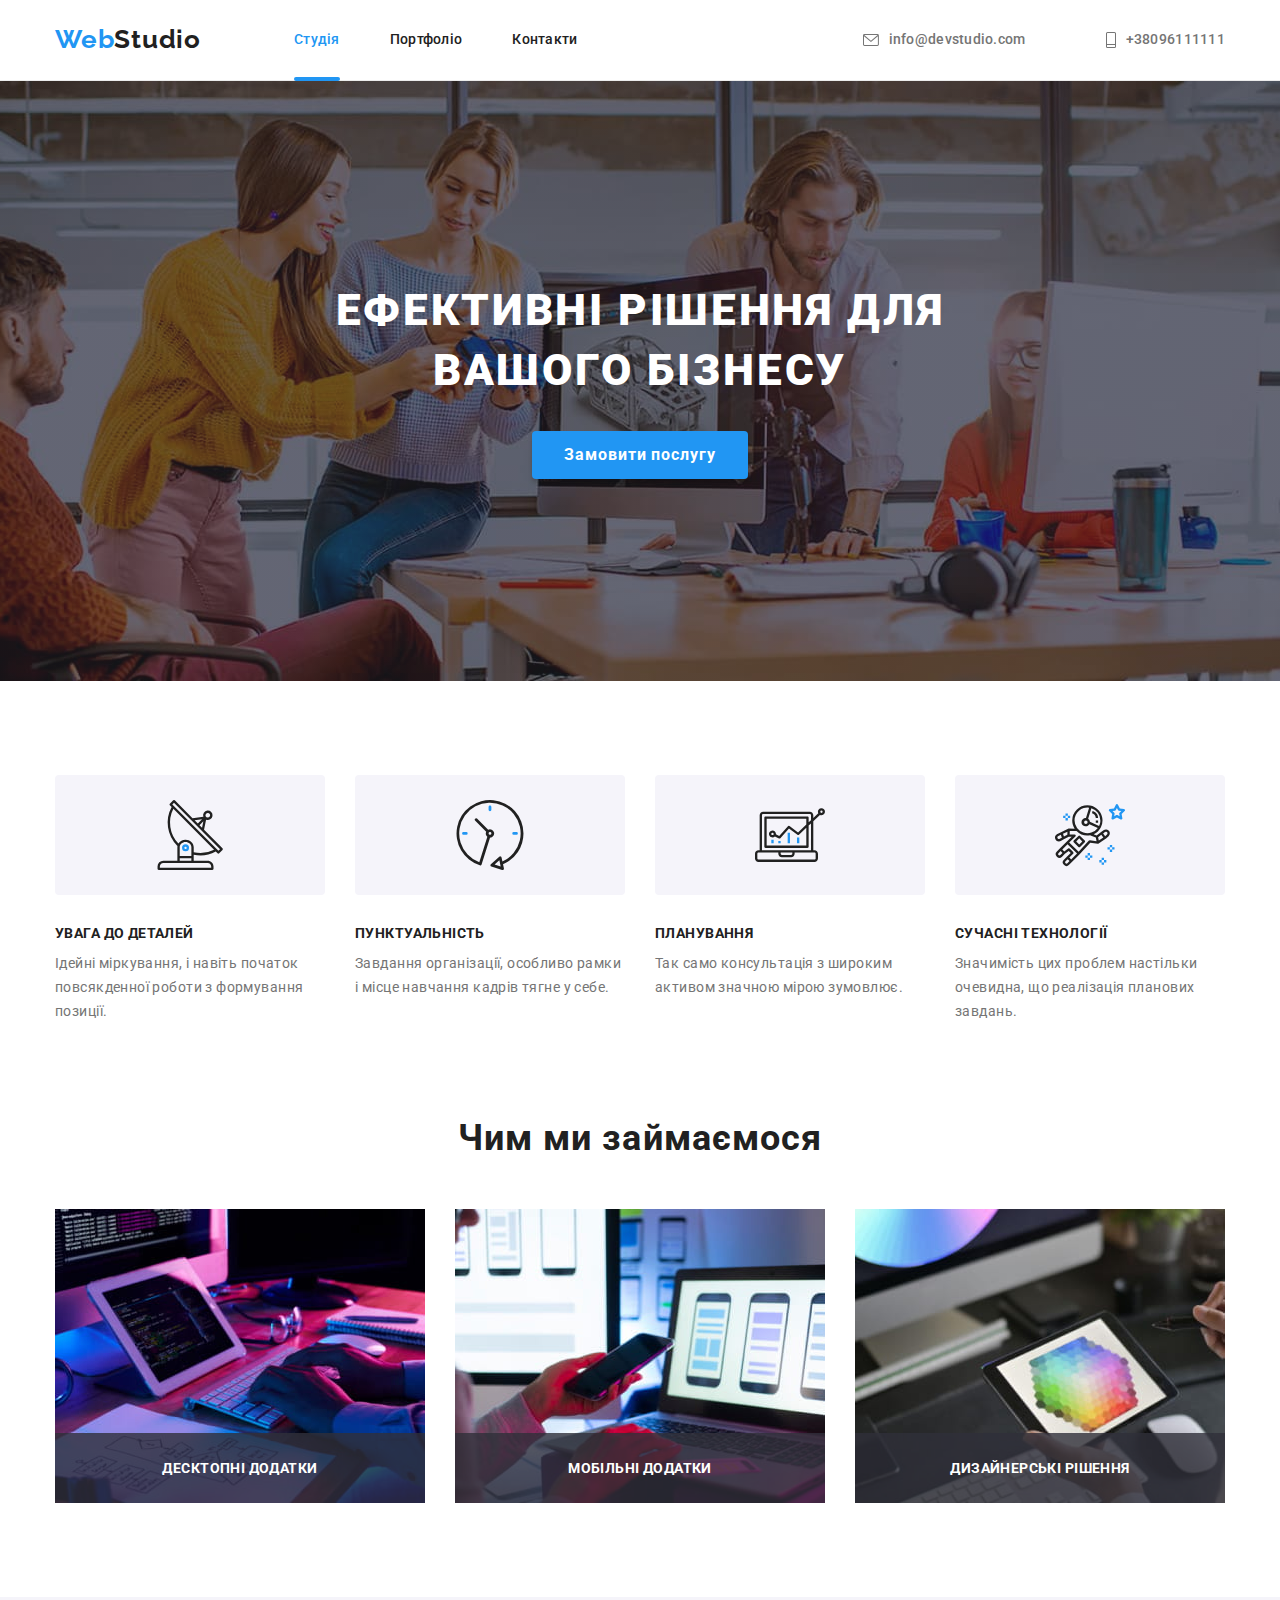
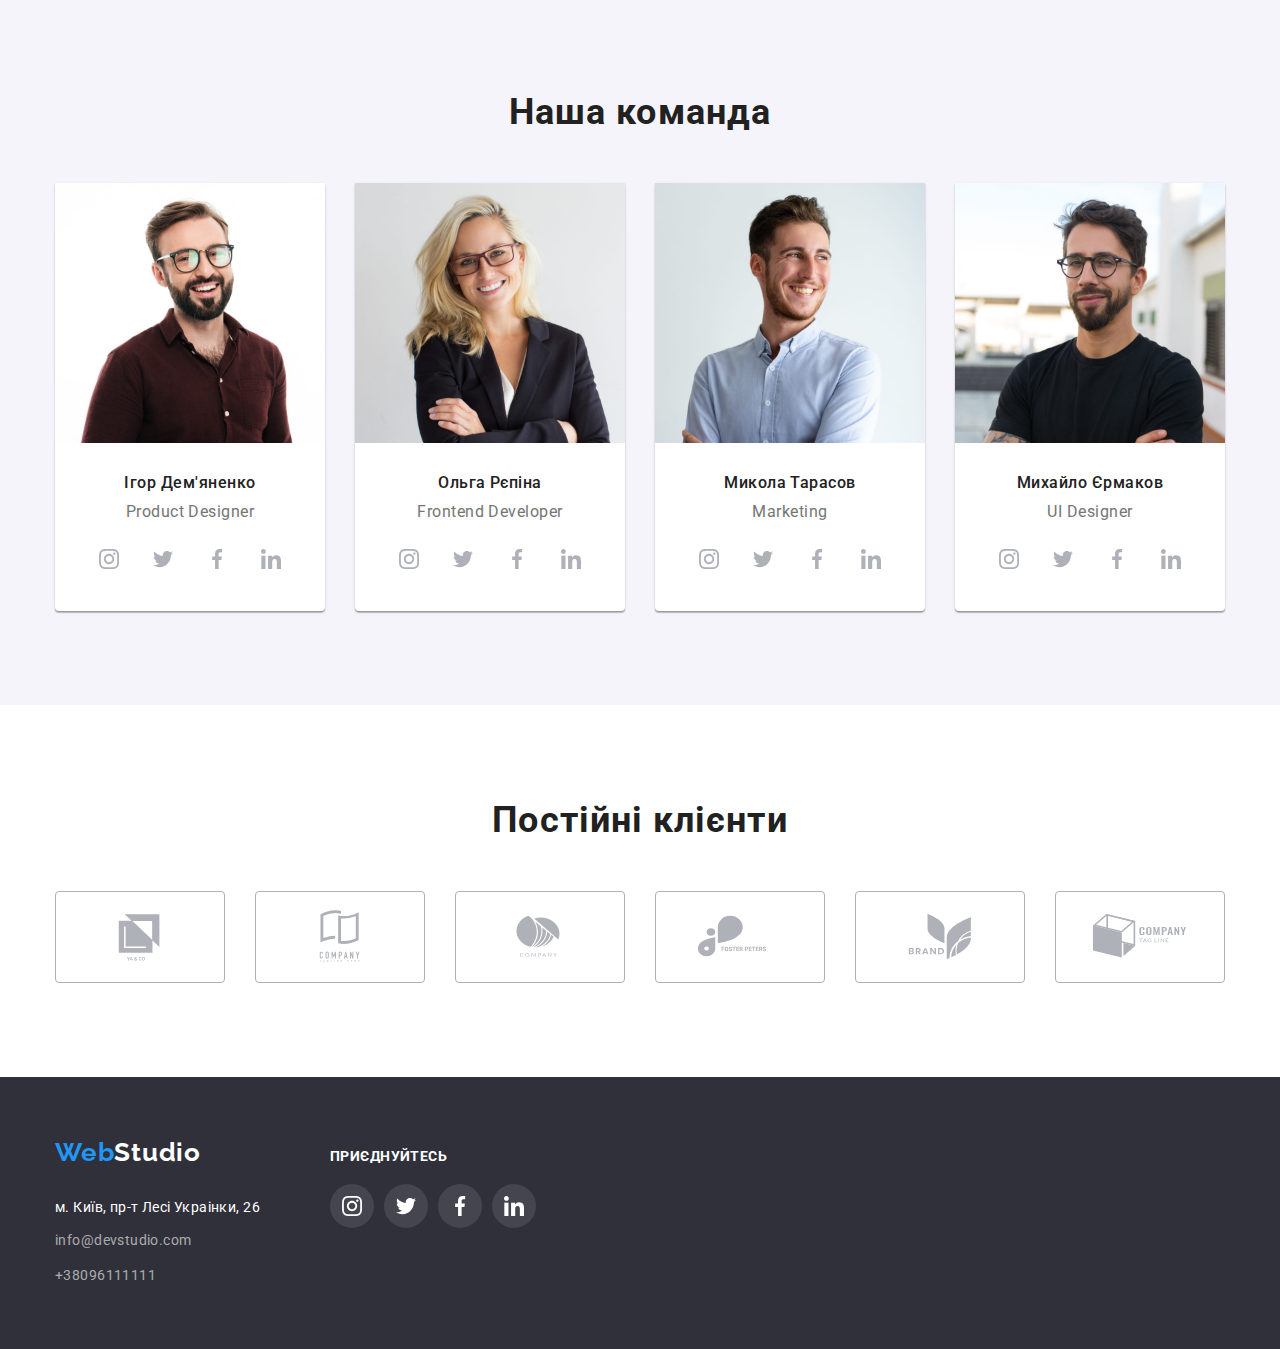
<file: index.html>
<!DOCTYPE html>
<html lang="uk">
<head>
    <meta charset="UTF-8">
    <meta http-equiv="X-UA-Compatible" content="IE=edge">
    <link rel="preconnect" href="https://fonts.googleapis.com">
    <link rel="preconnect" href="https://fonts.gstatic.com" crossorigin>
    <link href="https://fonts.googleapis.com/css2?family=Raleway:wght@700&family=Roboto:wght@400;500;700;900&display=swap" rel="stylesheet">
                
                <link rel="stylesheet" href="modern-normalize/modern-normalize.css">
                <link rel="stylesheet" href="css/style.css">
    <meta name="viewport" content="width=device-width, initial-scale=1.0">

    <title>Студія</title>
</head>
<body>
    
    
      <!--header2-->
      
      <header class="header_container_portfolio">
       
            <div class="container">
        <nav class="about_nav" >
            <a class="logo_link" href="./index.html"><span class="logo-header">Web</span>Studio</a>
            <ul class="index_ul">
                <li class="about_navigation"> <a  class="navigation current"  href="./index.html"> Студія</a> </li> 
                <li class="about_navigation"> <a  class="navigation"  href="./portfolio.html"> Портфоліо</a>  </li>
                <li class="about_navigation"> <a class="navigation" href="#"> Контакти</a> </li>
            </ul>
                </nav>
    
                <ul class="index_ull">

                    <li class="nav_contacts"><a href="mailto:info@devstudio.com" lang="en"  class="nav_mail_tel">
                        <svg class="icon_nav" >
                            <use href="./images/icons/symbol-defs.svg#icon-envelope"></use>
                        </svg>

                        
                        info@devstudio.com</a> </li>
                    <li class="nav_contacts"> <a href="tel:+380961111111" class=" nav_mail_tel">
                        <svg class="icon_nav_tel" >
                            <use href="./images/icons/symbol-defs.svg#icon-Vector"></use>
                        </svg>

                        
                        +38096111111</a></li>

                    

                    
                </ul>
            </div>
        </header>
   



    
<main>
    
    <!--Банер та кнопка-->
   
    <section class="bg">
        <div class="container_bg">
        <h1 class="index_bisnes">Ефективні рішення для вашого бізнесу</h1>
        <button class="index_btn" type="button"  data-modal-open>Замовити послугу</button>
        </div>
    </section>

    <!-- Опис-->
    
    <section class="index_about_hav">
        <div class="container">
        <h2 class="visually-hidden">Наші особливості</h2>
        <ul class="index_abour_uss">
            <li class="index_about_us_li">

                <div class="background-icon">
                <svg width="70px"
                height="70px" >
                
                    <use   href="./images/antena/symbol-defs.svg#icon-Group" >

                    </use>

                </svg>
            </div>
                <h3 class="index_details">Увага до деталей</h3>
                <p class="index_description">Ідейні міркування, і навіть початок повсякденної роботи з формування позиції.</p>

               

            </li>

           

            <li class="index_about_us_li" >
                <div class="background-icon">
                    <svg width="70px"
                    height="70px" >
                        
                        <use   href="./images/antena/symbol-defs.svg#icon-clock-1"   >
    
                        </use>
    
                    </svg>
                </div>
                <h3 class="index_details">Пунктуальність</h3>
                <p class="index_description">Завдання організації, особливо рамки і місце навчання кадрів тягне у себе.</p>
            </li>
            <li>
            

                <div class="background-icon">
                    <svg  width="70px"
                    height="70px">
                        
                        <use   href="./images/antena/symbol-defs.svg#icon-diagram-1"   >
    
                        </use>
    
                    </svg>
                </div>
                <h3 class="index_details">Планування</h3>
                <p class="index_description">Так само консультація з широким активом значною мірою зумовлює.</p>
            </li>

            <li class="index_about_us_li">

                <div class="background-icon">
                    <svg  width="70px"
                    height="70px">
                        
                        <use   href="./images/antena/symbol-defs.svg#icon-astronaut-1"   >
    
                        </use>
    
                    </svg>
                </div>

                <h3 class="index_details">Сучасні технології</h3>
                <p class="index_description">Значимість цих проблем настільки очевидна, що реалізація планових завдань.</p>
            </li>
        </ul>
    </div>
    </section>



    <!-- Чим ми займаємося-->
    
    <section class="index_about_work">
        <div class="container_images">
        <h2  class="index_hav_one" > </a> Чим ми займаємося</h2>
        <ul class="index_images">
            <li class="card-work">
                
                <img  src="images/hav1.jpg" width="370" alt="робота за компьютером" >
            <div class="card_add">
                <p class="card_name">
                    Десктопні додатки
                </p>
            </div>
        </li>
            <li class="card-work">
                 <img src="images/hav_2.jpg" width="370" alt="робота з телефоном">
                 <div class="card_add">
                    <p class="card_name">
                        Мобільні додатки
                    </p>
                </div>
             </li>
            <li class="card-work">
            <img src="images/hav_3.jpg" width="370" alt="робота з планшетом">
            <div class="card_add">
                <p class="card_name">
                    Дизайнерські рішення
                </p>
            </div>
         </li>
        </ul>
    </div>
    </section>

    
    <!-- Наша команда-->
    
    <section class="index_team">
        <div class="container_team">
        <h2 class="index_hav_two" >
            Наша команда
        </h2>
        
        <ul class="index_my_team">
            <li class="backgound_team"><img src="images/igor.jpg" width="270" alt="Дизайнер продукту">
               
                <div class="div_team">
                    <h3 class="team_name">
                Ігор Дем'яненко
            </h3>

            <p class="team_responsibilitiesr">Product Designer</p>
          
            <ul class="social">
                <li >
                <a class="social_link" href="https://instagram.com"
                target="_blank"
                rel="noopener no refferrer"
                aria-label="instagram">
                    <svg class="social_icon"  width="20px" height="20px">
                        <use  href="./images/social/symbol-defs.svg#icon-instagram--1">
        
                        </use>
                    </svg>
                </a>
            </li>
        
            <li >
                <a class="social_link" href="https://twitter.com"
                target="_blank"
                rel="noopener no refferrer"
                aria-label="twitter">
                    <svg class="social_icon" width="20px" height="20px">
                        <use href="./images/social/symbol-defs.svg#icon-twitter-1">
        
                        </use>
                    </svg>
                </a>
            </li>
        
            <li >
                <a class="social_link" href="https://facebook.com "
                target="_blank"
                rel="noopener no refferrer"
                aria-label="facebook">
                    <svg class="social_icon" width="20px" height="20px" >
                        <use  href="./images/social/symbol-defs.svg#icon-facebook-1">
        
                        </use>
                    </svg>
                </a>
            </li>
        
            <li >
                <a class="social_link" href="https://linkedin.com "
                            target="_blank"
                              rel="noopener no refferrer"
                              aria-label="linkedin">
                    <svg class="social_icon" width="20px" height="20px">
                        <use  href="./images/social/symbol-defs.svg#icon-linkedin-1">
        
                        </use>
                    </svg>
                </a>
            </li>
        </ul>
        </div>

            </li>

            <li class="backgound_team"><img src="images/olga.jpg" width="270" alt="Розробник інтерфейсу">
                <div class="div_team">
            <h3 class="team_name">Ольга Рєпіна</h3>

            <p class="team_responsibilitiesr">Frontend Developer</p>
            <ul class="social">
                <li >
                <a class="social_link" href="https://instagram.com">
                    <svg class="social_icon"  width="20px" height="20px">
                        <use  href="./images/social/symbol-defs.svg#icon-instagram--1">
        
                        </use>
                    </svg>
                </a>
            </li>
        
            <li >
                <a class="social_link" href="https://twitter.com">
                    <svg class="social_icon" width="20px" height="20px">
                        <use href="./images/social/symbol-defs.svg#icon-twitter-1">
        
                        </use>
                    </svg>
                </a>
            </li>
        
            <li >
                <a class="social_link" href="https://facebook.com ">
                    <svg class="social_icon" width="20px" height="20px" >
                        <use  href="./images/social/symbol-defs.svg#icon-facebook-1">
        
                        </use>
                    </svg>
                </a>
            </li>
        
            <li >
                <a class="social_link" href="https://linkedin.com ">
                    <svg class="social_icon" width="20px" height="20px">
                        <use  href="./images/social/symbol-defs.svg#icon-linkedin-1">
        
                        </use>
                    </svg>
                </a>
            </li>
        </ul>
    
        </div>

        
       
            
            </li>


            <li class="backgound_team"><img src="images/mikola.jpg" width="270" alt="Маркетинг">
                <div class="div_team">
                <h3 class="team_name">
                Микола Тарасов
            </h3>

            <p class="team_responsibilitiesr">Marketing</p>
            <ul class="social">
                <li >
                <a class="social_link" href="https://instagram.com">
                    <svg class="social_icon"  width="20px" height="20px">
                        <use  href="./images/social/symbol-defs.svg#icon-instagram--1">
        
                        </use>
                    </svg>
                </a>
            </li>
        
            <li >
                <a class="social_link" href="https://twitter.com">
                    <svg class="social_icon" width="20px" height="20px">
                        <use href="./images/social/symbol-defs.svg#icon-twitter-1">
        
                        </use>
                    </svg>
                </a>
            </li>
        
            <li >
                <a class="social_link" href="https://facebook.com ">
                    <svg class="social_icon" width="20px" height="20px" >
                        <use  href="./images/social/symbol-defs.svg#icon-facebook-1">
        
                        </use>
                    </svg>
                </a>
            </li>
        
            <li >
                <a class="social_link" href="https://linkedin.com ">
                    <svg class="social_icon" width="20px" height="20px">
                        <use  href="./images/social/symbol-defs.svg#icon-linkedin-1">
        
                        </use>
                    </svg>
                </a>
            </li>
        </ul>
        </div>
        


        
            
            </li>


            <li class="backgound_team"><img src="images/mihaylo.jpg" width="270" alt="Дизайнер інтерфейсу користувача">
                <div class="div_team">
            <h3 class="team_name">Михайло Єрмаков</h3>

            <p class="team_responsibilitiesr">UI Designer</p>
            <ul class="social">
                <li >
                <a class="social_link" href="https://instagram.com"
                target="_blank"
                rel="noopener no refferrer"
                aria-label="instagram">
                    <svg class="social_icon"  width="20px" height="20px">
                        <use  href="./images/social/symbol-defs.svg#icon-instagram--1">
        
                        </use>
                    </svg>
                </a>
            </li>
        
            <li >
                <a class="social_link" href="https://twitter.com">
                    <svg class="social_icon" width="20px" height="20px">
                        <use href="./images/social/symbol-defs.svg#icon-twitter-1">
        
                        </use>
                    </svg>
                </a>
            </li>
        
            <li >
                <a class="social_link" href="https://facebook.com ">
                    <svg class="social_icon" width="20px" height="20px" >
                        <use  href="./images/social/symbol-defs.svg#icon-facebook-1">
        
                        </use>
                    </svg>
                </a>
            </li>
        
            <li >
                <a class="social_link" href="https://linkedin.com ">
                    <svg class="social_icon" width="20px" height="20px">
                        <use  href="./images/social/symbol-defs.svg#icon-linkedin-1">
        
                        </use>
                    </svg>
                </a>
            </li>
        </ul>
          
                
        </div>
        
            </li>
        </ul>
    </div>
    </section>


</main>
<!------------------------------------------------------------------------>
<!--ПОСТІЙНІ КЛІЄНТИ-->
<section class="section">
    <div class="container_client">
        <h2 class="section_tittle">Постійні клієнти</h2>
        <ul class="client_list">

            <li class="client_item">
                <a href="#" class="client_link">
                    <svg class="client_icon" width="106px" height="60px">
                        <use href="./images/client_link/symbol-defs.svg#icon-Logo-1"></use>
                    </svg>
                </a>
            </li>

            <li class="client_item">
                <a href="#" class="client_link">
                    <svg class="client_icon" width="106" height="60">
                        <use href="./images/client_link/symbol-defs.svg#icon-Logo-2"></use>
                    </svg>
                </a>
            </li>

            <li class="client_item">
                <a href="#" class="client_link">
                    <svg class="client_icon" width="106" height="60">
                        <use href="./images/client_link/symbol-defs.svg#icon-Logo-3"></use>
                    </svg>
                </a>
            </li>

            <li class="client_item">
                <a href="#" class="client_link">
                    <svg class="client_icon" width="106" height="60">
                        <use href="./images/client_link/symbol-defs.svg#icon-Logo-4"></use>
                    </svg>
                </a>
            </li>

            <li class="client_item">
                <a href="#" class="client_link">
                    <svg class="client_icon" width="106" height="60">
                        <use href="./images/client_link/symbol-defs.svg#icon-Logo-5"></use>
                    </svg>
                </a>
            </li>

            <li class="client_item">
                <a href="#" class="client_link">
                    <svg class="client_icon" width="106" height="60">
                        <use href="./images/client_link/symbol-defs.svg#icon-Logo-6"></use>
                    </svg>
                </a>
            </li>
           
           
        </ul>
    </div>

</section>


















<!--FOOTER-->
<footer class="footer_container">
    <div class="other_footer container">
    <div class="container_footer_div">
    <a class="footer_studio" lang="en" href="./index.html"> <span class="logo_footer">Web</span>Studio
        <ul class="index_ul_adres">
            <li class="index_footer_li"><a class="info_adres" href="https://www.google.com/maps/place/бул.+Леси+Украинки,+26,+Киев,+02000/@50.4265807,30.5383858,17z/data=!3m1!4b1!4m5!3m4!1s0x40d4cf0e033ecbe9:0x57a4dffefec77da0!8m2!3d50.4265807!4d30.5383858" target="_blank" rel="адреса">м. Київ, пр-т Лесі Украінки, 26</a> </li>
            <li  class="index_footer_li"><a class="main_about_footer" href="mailto:info@devstudio.com" lang="en">info@devstudio.com</a></li>
            <li class="index_footer_li"><a class="tell_about_footer" href="tel:+380961111111">+38096111111</a></li>
        </ul>
    </a>
   
    </div>


<div class="footer_socials">
    <p class="footer_header">Приєднуйтесь</p>
    <ul class=" ul_social">
        <li >
        <a class="footer_social" href="https://instagram.com"
        target="_blank"
        rel="noopener no refferrer"
        aria-label="instagram">
            <svg class="footer_icon"  width="20px" height="20px">
                <use  href="./images/social/symbol-defs.svg#icon-instagram--1">

                </use>
            </svg>
        </a>
    </li>

    <li >
        <a class="footer_social" href="https://twitter.com"
        target="_blank"
        rel="noopener no refferrer"
        aria-label="twitter">
            <svg class="footer_icon" width="20px" height="20px">
                <use href="./images/social/symbol-defs.svg#icon-twitter-1">

                </use>
            </svg>
        </a>
    </li>

    <li >
        <a class="footer_social" href="https://facebook.com "
        target="_blank"
        rel="noopener no refferrer"
        aria-label="facebook">
            <svg class="footer_icon" width="20px" height="20px" >
                <use  href="./images/social/symbol-defs.svg#icon-facebook-1">

                </use>
            </svg>
        </a>
    </li>

    <li >
        <a class="footer_social" href="https://linkedin.com "
        target="_blank"
                  rel="noopener no refferrer"
                  aria-label="linkedin">
            <svg class="footer_icon" width="20px" height="20px">
                <use  href="./images/social/symbol-defs.svg#icon-linkedin-1">

                </use>
            </svg>
        </a>
    </li>
</ul>
    
</div>  
</div>
    
</footer>

<!--MODAL WINDOW-->
<div class="backdrop is-hidden" data-modal>
    <div class="modal">
        <button class="modal_btn" type="button" data-modal-close>
            <svg width="11px" height="11px">
                <use href="./images/modal_btn/symbol-defs.svg#icon-Vector">

                </use>
            </svg>
        </button>
    </div>

</div>

<script src="./modal.js/modal.js"></script>
</body>
</html>
</file>
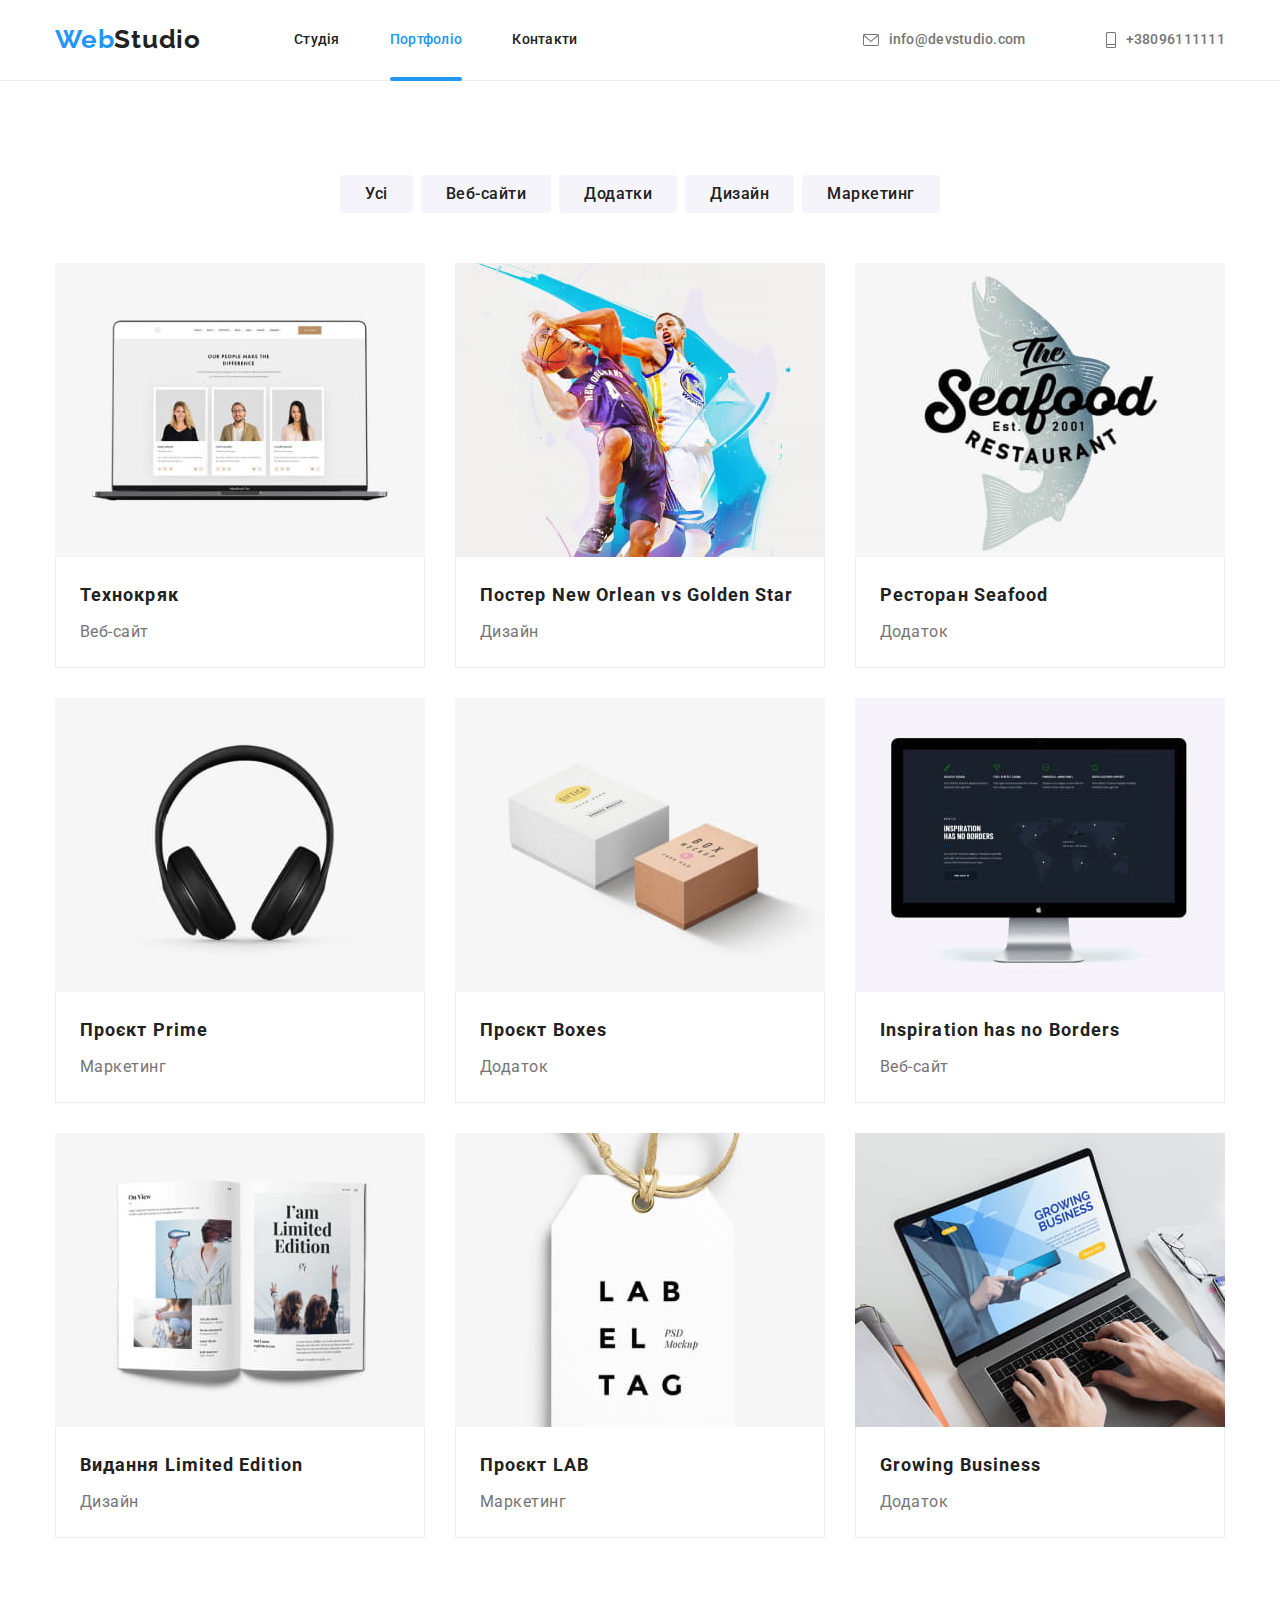
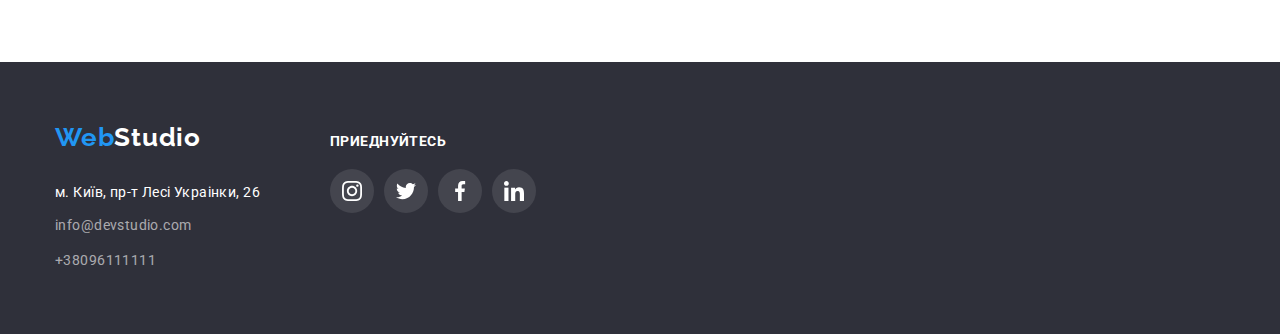
<file: portfolio.html>
<!DOCTYPE html>
<html lang="uk">
<head>
    <meta charset="UTF-8">
    <meta http-equiv="X-UA-Compatible" content="IE=edge">
    <link rel="preconnect" href="https://fonts.googleapis.com">
    <link rel="preconnect" href="https://fonts.gstatic.com" crossorigin>
    <link href="https://fonts.googleapis.com/css2?family=Raleway:wght@700&family=Roboto:wght@400;500;700;900&display=swap" rel="stylesheet">
        
        <link rel="stylesheet" href="modern-normalize/modern-normalize.css">
        <link rel="stylesheet" href="css/style.css">
    <meta name="viewport" content="width=device-width, initial-scale=1.0">
    <title>Портфоліо</title>
    
</head>
<body>
    <!--header2-->
    <header class="header_container_portfolio">
       
        <div class="container">
            <nav class="about_nav" >
                <a class="logo_link" href="./index.html"><span class="logo-header">Web</span>Studio</a>
                <ul class="index_ul">
                    <li class="about_navigation"> <a  class="navigation"  href="./index.html"> Студія</a> </li> 
                    <li class="about_navigation"> <a  class="navigation current"  href="./portfolio.html"> Портфоліо</a>  </li>
                    <li class="about_navigation"> <a class="navigation" href="#"> Контакти</a> </li>
                </ul>
                    </nav>
        
                    <ul class="index_ull">
    
                        <li class="nav_contacts"><a href="mailto:info@devstudio.com" lang="en"  class="nav_mail_tel">
                            <svg class="icon_nav" >
                                <use href="./images/icons/symbol-defs.svg#icon-envelope"></use>
                            </svg>
    
                            
                            info@devstudio.com</a> </li>
                        <li class="nav_contacts"> <a href="tel:+380961111111" class=" nav_mail_tel">
                            <svg class="icon_nav_tel" >
                                <use href="./images/icons/symbol-defs.svg#icon-Vector"></use>
                            </svg>
    
                            
                            +38096111111</a></li>
                        
                       
                    </ul>
                </div>
    </header>
        <main class="main_container">

            <!--Кнопки-->
        <section class="portfolio_section">
            <div class="container_portfolio_section">
            <h2 class="visually-hidden">Кнопочки</h2>
            <ul class="keyboard">
           <li> <button type="button" class="about_button" >Усі</button></li>
           <li> <button type="button" class="about_button">Веб-сайти</button></li>
           <li> <button type="button" class="about_button">Додатки</button></li>
           <li> <button type="button" class="about_button">Дизайн</button></li>
           <li> <button type="button" class="about_button">Маркетинг</button></li>
        </ul>
            
            <ul class="billboard">
                <li class="portfolio_item">
                    <a href="#" class="galery_link">
                        <div class="wrap">
                           
                <div class="billboard_thumb"> 
                     <img  src="images/technocrack.jpg" alt="Технокряк"> 
                     <div class="overlay">
                        <p class="overlay_desc">Ресурс пропонує комплексні пропозиції з різним рівнем функціоналу та сервісів. Все це дозволить відвідувачу отримати вичерпні відомості про компанію чи приватну особу.</p>
                     </div>
                    </div>  
                    
                         <div class="padding_item">
                    <h2 class="margin_item">Технокряк</h2>
                    <p class="portfolio_hav_about">Веб-сайт</p>
                </div>
              
                
            </div>
            </a>
                </li>
                
                <li class="portfolio_item">
                    <a href="#" class="galery_link">
                        <div class="wrap">
                            <div class="billboard_thumb">
                    <img src="images/poster-new-orlean-vs-golden-star.jpg"  alt="Постер New Orlean vs Golden Star">
                    <div class="overlay">
                        <p class="overlay_desc">Ресурс пропонує комплексні пропозиції з різним рівнем функціоналу та сервісів. Все це дозволить відвідувачу отримати вичерпні відомості про компанію чи приватну особу.</p>
                     </div>
                    </div>  
                    
                    <div class="padding_item">
                <h2 class="margin_item">Постер New Orlean vs Golden Star</h2>
                    <p class="portfolio_hav_about">Дизайн</p>
                </div>
            </div>
            </a>
                </li>

                <li class="portfolio_item">
                    <a href="#" class="galery_link">
                        <div class="wrap">
                            <div class="billboard_thumb">
                    <img src="images/restoran-seafood.jpg"  alt="Ресторан Seafood">
                    <div class="overlay">
                        <p class="overlay_desc">Ресурс пропонує комплексні пропозиції з різним рівнем функціоналу та сервісів. Все це дозволить відвідувачу отримати вичерпні відомості про компанію чи приватну особу.</p>
                     </div>
                    </div>  
                    
                    <div class="padding_item">
                <h2 class="margin_item">Ресторан Seafood</h2>
                    <p class="portfolio_hav_about">Додаток</p>
                </div>
            </div>
            </a>
            </li>

                <li class="portfolio_item">
                    <a href="#" class="galery_link">
                        <div class="wrap">
                            <div class="billboard_thumb">
                    <img src="images/project-prime.jpg"  alt="Проєкт Prime">
                    <div class="overlay">
                        <p class="overlay_desc">Ресурс пропонує комплексні пропозиції з різним рівнем функціоналу та сервісів. Все це дозволить відвідувачу отримати вичерпні відомості про компанію чи приватну особу.</p>
                     </div>
                    </div>  
                    
                    <div class="padding_item">
                <h2 class="margin_item">Проєкт Prime</h2>
                <p class="portfolio_hav_about">Маркетинг</p>
            </div>
        </div>
        </a>
            </li>

                <li class="portfolio_item">
                    <a href="#" class="galery_link">
                        <div class="wrap">
                            <div class="billboard_thumb">
                    <img src="images/project-boxes.jpg"  alt="Проєкт Boxes">
                    <div class="overlay">
                        <p class="overlay_desc">Ресурс пропонує комплексні пропозиції з різним рівнем функціоналу та сервісів. Все це дозволить відвідувачу отримати вичерпні відомості про компанію чи приватну особу.</p>
                     </div>
                    </div>  
                    
                    <div class="padding_item">
                <h2 class="margin_item">Проєкт Boxes</h2>
                <p class="portfolio_hav_about">Додаток</p>
            </div>
        </div>
        </a>
            </li>
                <li class="portfolio_item">
                    <a href="#" class="galery_link">
                        <div class="wrap">
                            <div class="billboard_thumb">
                    <img src="images/inspiration-has-no-borders.jpg"  alt="Inspiration has no Borders">
                    <div class="overlay">
                        <p class="overlay_desc">Ресурс пропонує комплексні пропозиції з різним рівнем функціоналу та сервісів. Все це дозволить відвідувачу отримати вичерпні відомості про компанію чи приватну особу.</p>
                     </div>
                    </div>  
                    
                    <div class="padding_item">
                    <h2 class="margin_item">Inspiration has no Borders</h2>

                <p class="portfolio_hav_about">Веб-сайт</p>
            </div>
        </div>
        </a>
            </li>

                <li class="portfolio_item">
                    <a href="#" class="galery_link">
                        <div class="wrap">
                            <div class="billboard_thumb">
                    <img src="images/booking-limited-edition.jpg"  alt="Видання Limited Edition">
                    <div class="overlay">
                        <p class="overlay_desc">Ресурс пропонує комплексні пропозиції з різним рівнем функціоналу та сервісів. Все це дозволить відвідувачу отримати вичерпні відомості про компанію чи приватну особу.</p>
                     </div>
                    </div>  
                    
                    <div class="padding_item">
                <h2 class="margin_item">Видання Limited Edition</h2>
                <p class="portfolio_hav_about">Дизайн</p>
            </div>
        </div>
        </a>
            </li>

                <li class="portfolio_item">
                    <a href="#" class="galery_link">
                        <div class="wrap">
                            <div class="billboard_thumb">
                    <img src="images/project-lab.jpg"  alt="Проєкт LAB">
                    <div class="overlay">
                        <p class="overlay_desc">Ресурс пропонує комплексні пропозиції з різним рівнем функціоналу та сервісів. Все це дозволить відвідувачу отримати вичерпні відомості про компанію чи приватну особу.</p>
                     </div>
                    </div>  
                    
                    <div class="padding_item">
                <h2 class="margin_item">Проєкт LAB</h2>
                    <p class="portfolio_hav_about">Маркетинг</p>
                </div>
            </div>
            </a>
            </li>

                <li class="portfolio_item">
                    <a href="#" class="galery_link">
                        <div class="wrap">
                            <div class="billboard_thumb">
                    <img src="images/growing-business.jpg"  alt="Growing Business">
                    <div class="overlay">
                        <p class="overlay_desc">Ресурс пропонує комплексні пропозиції з різним рівнем функціоналу та сервісів. Все це дозволить відвідувачу отримати вичерпні відомості про компанію чи приватну особу.</p>
                     </div>
                    </div>  
                    
                    <div class="padding_item">
                <h2 class="margin_item">Growing Business</h2>
                <p class="portfolio_hav_about">Додаток</p>
            </div>
        </div>
                </li>
            </ul>
        </a>
        </div>
        </section>
        
    </main>

    <!--Нижнє табло з інформаціею-->
    <footer class="footer_container">
        <div class="other_footer container">
        <div class="container_footer_div">
        <a class="footer_studio" lang="en" href="./index.html"> <span class="logo_footer">Web</span>Studio
            <ul class="index_ul_adres">
                <li class="index_footer_li"><a class="info_adres" href="https://www.google.com/maps/place/бул.+Леси+Украинки,+26,+Киев,+02000/@50.4265807,30.5383858,17z/data=!3m1!4b1!4m5!3m4!1s0x40d4cf0e033ecbe9:0x57a4dffefec77da0!8m2!3d50.4265807!4d30.5383858" target="_blank" rel="адреса">м. Київ, пр-т Лесі Украінки, 26</a> </li>
                <li  class="index_footer_li"><a class="main_about_footer" href="mailto:info@devstudio.com" lang="en">info@devstudio.com</a></li>
                <li class="index_footer_li"><a class="tell_about_footer" href="tel:+380961111111">+38096111111</a></li>
            </ul>
        </a>
       
        </div>
    
    
    <div class="footer_socials">
        <p class="footer_header">ПРИЕДНУЙТЕСЬ</p>
        <ul class=" ul_social">
            <li >
            <a class="footer_social" href="https://instagram.com"
            target="_blank"
            rel="noopener no refferrer"
            aria-label="instagram">
                <svg class="footer_icon"  width="20px" height="20px">
                    <use  href="./images/social/symbol-defs.svg#icon-instagram--1">
    
                    </use>
                </svg>
            </a>
        </li>
    
        <li >
            <a class="footer_social" href="https://twitter.com"
            target="_blank"
            rel="noopener no refferrer"
            aria-label="twitter">
                <svg class="footer_icon" width="20px" height="20px">
                    <use href="./images/social/symbol-defs.svg#icon-twitter-1">
    
                    </use>
                </svg>
            </a>
        </li>
    
        <li >
            <a class="footer_social" href="https://facebook.com "
            target="_blank"
            rel="noopener no refferrer"
            aria-label="facebook">
                <svg class="footer_icon" width="20px" height="20px" >
                    <use  href="./images/social/symbol-defs.svg#icon-facebook-1">
    
                    </use>
                </svg>
            </a>
        </li>
    
        <li >
            <a class="footer_social" href="https://linkedin.com "
            target="_blank"
                      rel="noopener no refferrer"
                      aria-label="linkedin">
                <svg class="footer_icon" width="20px" height="20px">
                    <use  href="./images/social/symbol-defs.svg#icon-linkedin-1">
    
                    </use>
                </svg>
            </a>
        </li>
    </ul>
        
    </div>  
    </div>
        
    </footer>

    </body>
</html>
</file>
<file: css/style.css>
:root
{
	--white:#FFF;
	--hard-white:#EEE;
	--blue:#2196F3;
	--hard-bule:#188CE8;
	--black:#212121;
	--gray:#757575;
	--hard-gray:#2F303A;
	--light-gray:#F5F4FA;
	--lite-gray:#ECECEC;
	--social-gray:#AFB1B8
}

body
{
	font-family:'Roboto',sans-serif;
	font-size:14px;
	letter-spacing:.03em;
	background:var(--white)
}

.container
{
	width:1200px;
	padding-right:15px;
	padding-left:15px;
	margin-right:auto;
	margin-left:auto;
	display:flex
}

h1,h2,h3,h4,h5,h6,p,ul
{
	margin:0;
	padding:0
}

img
{
	display:block
}

*,::before ::after
{
	box-sizing:border-box
}

li
{
	list-style-type:none;
	text-decoration:none
}

a
{
	text-decoration:none
}

.portfolio_hav_about
{
	color:var(--gray)
}

button
{
	border:none
}

.header_container_portfolio
{
	border-bottom:1px solid var(--lite-gray);
	display:flex;
	background:var(--white)
}

.logo_link
{
	display:inline-block;
	padding-top:24px;
	padding-bottom:24px;
	margin:0 93px 0 0;
	font-family:'Raleway',sans-serif;
	font-weight:700;
	letter-spacing:.03em;
	font-size:26px;
	line-height:1.19;
	color:var(--black)
}

.logo-header
{
	font-family:'Raleway',sans-serif;
	font-weight:700;
	font-size:26px;
	line-height:1.19;
	color:var(--blue);
	letter-spacing:.03em
}

.navigation
{
	display:inline-block;
	padding-top:32px;
	padding-bottom:32px;
	font-weight:500;
	font-size:14px;
	line-height:1.14;
	color:var(--black);
	letter-spacing:.02em;
	transition:color 250ms cubic-bezier(0.4,0,0.2,1)
}

.navigation.current::after
{
	content:"";
	display:inline-block;
	position:absolute;
	width:100%;
	height:4px;
	left:0;
	bottom:-1px;
	background-color:var(--blue);
	border-radius:2px
}

.about_navigation:not(:first-child)
{
	margin-left:50px
}

.navigation.current
{
	position:relative;
	color:var(--blue)
}

.nav_mail_tel
{
	display:flex;
	align-items:center;
	padding-top:32px;
	padding-bottom:32px;
	color:var(--gray);
	fill:currentColor;
	transition:color 250ms cubic-bezier(0.4,0,0.2,1)
}

.nav_contacts
{
	font-weight:500;
	font-size:14px;
	line-height:1.14;
	letter-spacing:.02em
}

.nav_contacts:not(:first-child)
{
	margin-left:50px
}

.icon_nav
{
	width:16px;
	height:12px;
	margin-right:10px
}

.icon_nav_tel
{
	margin-left:30px;
	margin-right:10px;
	width:10px;
	height:16px
}

.container_portfolio_section
{
	width:1200px;
	padding-right:15px;
	padding-left:15px;
	margin-right:auto;
	margin-left:auto
}

.portfolio_section
{
	padding-top:94px;
	padding-bottom:94px
}

.keyboard
{
	display:flex;
	justify-content:center;
	gap:8px;
	margin-bottom:50px
}

.about_button
{
	padding:6px 25px;
	font-family:inherit;
	font-weight:500;
	font-size:16px;
	letter-spacing:.03em;
	line-height:1.6;
	text-align:center;
	cursor:pointer;
	color:var(--black);
	background:var(--light-gray);
	border-radius:4px;
	transition:background-color 250ms cubic-bezier(0.4,0,0.2,1),color 250ms cubic-bezier(0.4,0,0.2,1),box-shadow 250ms cubic-bezier(0.4,0,0.2,1)
}

.billboard
{
	list-style:none;
	display:flex;
	flex-wrap:wrap;
	gap:30px
}

.portfolio_item
{
	position:relative;
	flex-basis:calc((100% - 30px * 2) / 3)
}

.billboard_thumb
{
	position:relative;
	overflow:hidden
}

.galery_link:hover .overlay,.galery_link:focus .overlay
{
	transform:translateY(0)
}

.overlay
{
	position:absolute;
	top:0;
	left:0;
	transform:translateY(101%);
	transition:transform 250ms linear;
	width:100%;
	height:100%;
	padding:20px;
	display:flex;
	align-items:center;
	justify-content:center;
	background-color:rgba(33,150,243,0.9)
}

.overlay_desc
{
	width:322px;
	height:168px;
	font-style:normal;
	font-weight:400;
	font-size:18px;
	line-height:28px;
	letter-spacing:.03em;
	color:var(--white)
}

.wrap
{
	display:block
}

.galery_link
{
	text-decoration:none;
	transition:box-shadow 250ms cubic-bezier(0.4,0,0.2,1)
}

.margin_item
{
	margin-bottom:4px;
	font-style:normal;
	font-weight:700;
	font-size:18px;
	line-height:36px;
	letter-spacing:.06em;
	color:var(--black)
}

.portfolio_hav_about
{
	font-style:normal;
	font-weight:400;
	font-size:16px;
	line-height:30px;
	letter-spacing:.03em;
	color:var(--gray)
}

.padding_item
{
	border-left:1px solid var(--hard-white);
	border-bottom:1px solid var(--hard-white);
	border-right:1px solid var(--hard-white);
	padding:20px 24px
}

.footer_studio
{
	font-family:'Raleway',sans-serif;
	font-weight:700;
	font-size:26px;
	line-height:1.19;
	letter-spacing:.03em;
	color:var(--white)
}

.logo_footer
{
	font-family:'Raleway',sans-serif;
	font-weight:700;
	font-size:26px;
	line-height:1.19;
	letter-spacing:.03em;
	color:var(--blue)
}

.info_adres
{
	font-weight:400;
	font-size:14px;
	line-height:1.14;
	letter-spacing:.03em;
	color:var(--white);
	transition:border-color 250ms cubic-bezier(0.4,0,0.2,1),cplor 250ms cubic-bezier(0.4,0,0.2,1)
}

.main_about
{
	font-weight:400;
	font-size:14px;
	line-height:1.14;
	letter-spacing:.03em;
	color:rgba(255,255,255,0.6);
	transition:border-color 250ms cubic-bezier(0.4,0,0.2,1),color 250ms cubic-bezier(0.4,0,0.2,1)
}

.tell_about
{
	font-weight:400;
	font-size:14px;
	line-height:1.14;
	letter-spacing:.03em;
	color:rgba(255,255,255,0.6);
	transition:border-color 250ms cubic-bezier(0.4,0,0.2,1),color 250ms cubic-bezier(0.4,0,0.2,1)
}

.about_nav
{
	display:flex
}

.index_ul
{
	display:flex
}

.index_ull
{
	margin-left:auto;
	display:flex
}

.container_bg
{
	width:1200px;
	padding-right:15px;
	padding-left:15px;
	margin-right:auto;
	margin-left:auto
}

.bg
{
	background:var(--hard-gray);
	max-width:1600px;
	height:600px;
	margin-left:auto;
	margin-right:auto;
	padding-top:200px;
	padding-bottom:200px;
	background-image:linear-gradient(to right,rgba(47,48,58,0.4),rgba(47,48,58,0.4)),url(../images/overlay.jpg);
	background-position:center;
	background-repeat:no-repeat;
	background-size:cover
}

.index_bisnes
{
	width:696px;
	margin-left:auto;
	margin-right:auto;
	font-weight:900;
	font-size:44px;
	line-height:1.36;
	text-align:center;
	letter-spacing:.06em;
	text-transform:uppercase;
	color:var(--white)
}

.index_btn
{
	display:block;
	margin-top:30px;
	margin-left:auto;
	margin-right:auto;
	padding:10px 32px;
	font-family:inherit;
	font-weight:700;
	font-size:16px;
	line-height:1.8;
	align-items:center;
	text-align:center;
	letter-spacing:.06em;
	color:var(--white);
	cursor:pointer;
	background:var(--blue);
	box-shadow:0 4px 4px rgba(0,0,0,0.15);
	border-radius:4px;
	transition:background-color 250ms cubic-bezier(0.4,0,0.2,1)
}

.index_about_us_li
{
	width:270px
}

.index_about_hav
{
	padding-top:94px
}

.visually-hidden
{
	position:absolute;
	white-space:nowrap;
	width:1px;
	height:1px;
	overflow:hidden;
	border:0;
	padding:0;
	clip:rect(0 0 0 0);
	clip-path:inset(50%);
	margin:-1px
}

.index_abour_uss
{
	display:flex;
	gap:30px
}

.background-icon
{
	display:flex;
	align-items:center;
	justify-content:center;
	background:var(--light-gray);
	width:270px;
	height:120px;
	margin-bottom:30px;
	gap:30px;
	border-radius:4px
}

.index_details
{
	margin-bottom:10px;
	font-style:normal;
	font-weight:700;
	font-size:14px;
	line-height:16px;
	letter-spacing:.03em;
	text-transform:uppercase;
	color:var(--black)
}

.index_description
{
	font-family:'Roboto';
	font-style:normal;
	font-weight:400;
	font-size:14px;
	line-height:24px;
	letter-spacing:.03em;
	color:var(--gray)
}

.container_images
{
	width:1200px;
	padding-right:15px;
	padding-left:15px;
	margin-right:auto;
	margin-left:auto
}

.index_about_work
{
	padding-top:94px;
	padding-bottom:94px
}

.index_hav_one
{
	text-align:center;
	margin-bottom:50px;
	font-weight:700;
	letter-spacing:.03em;
	font-size:36px;
	line-height:42.19px;
	color:var(--black)
}

.index_images
{
	display:flex;
	gap:30px
}

.card-work
{
	position:relative
}

.card_add
{
	position:absolute;
	left:0;
	bottom:0;
	width:100%;
	height:70px;
	background:rgba(47,48,58,0.8)
}

.card_name
{
	position:absolute;
	left:50%;
	top:50%;
	transform:translate(-50%,-50%);
	font-style:normal;
	font-weight:700;
	font-size:14px;
	line-height:16px;
	text-transform:uppercase;
	color:var(--white)
}

.index_team
{
	padding-top:94px;
	padding-bottom:94px;
	background:var(--light-gray)
}

.index_hav_two
{
	text-align:center;
	margin-bottom:50px;
	font-weight:700;
	letter-spacing:.03em;
	font-size:36px;
	line-height:42.19px;
	text-align:center;
	color:var(--black)
}

.container_team
{
	width:1200px;
	padding-right:15px;
	padding-left:15px;
	margin-right:auto;
	margin-left:auto
}

.index_my_team
{
	display:flex;
	gap:30px
}

.team_name
{
	margin-bottom:10px;
	font-size:16px
}

.social
{
	display:flex;
	gap:10px;
	justify-content:center
}

.social_link
{
	display:flex;
	align-items:center;
	justify-content:center;
	width:44px;
	height:44px;
	border-radius:50%;
	background-color:var(--white);
	transition:background-color 250ms cubic-bezier(0.4,0,0.2,1),fill 250ms cubic-bezier(0.4,0,0.2,1)
}

.social_icon
{
	fill:var(--social-gray)
}

.backgound_team
{
	box-shadow:0 1px 3px rgba(0,0,0,0.12),0 1px 1px rgba(0,0,0,0.14),0 2px 1px rgba(0,0,0,0.2);
	border-radius:0 0 4px 4px;
	background:var(--white)
}

.div_team
{
	padding:30px
}

.team_name
{
	margin-bottom:10px;
	font-style:normal;
	font-weight:500;
	font-size:16px;
	line-height:19px;
	text-align:center;
	letter-spacing:.03em;
	color:var(--black)
}

.team_responsibilitiesr
{
	font-style:normal;
	font-weight:400;
	font-size:16px;
	line-height:19px;
	margin-bottom:16px;
	text-align:center;
	letter-spacing:.03em;
	color:var(--gray)
}

.section
{
	padding-top:94px;
	padding-bottom:94px
}

.container_client
{
	width:1200px;
	padding-left:15px;
	padding-right:15px;
	margin-left:auto;
	margin-right:auto
}

.section_tittle
{
	text-align:center;
	margin-bottom:50px;
	font-style:normal;
	font-weight:700;
	font-size:36px;
	line-height:42px;
	letter-spacing:.03em;
	color:var(--black)
}

.client_list
{
	display:flex;
	gap:30px
}

.client_item
{
	display:list-item;
	text-align:-webkit-match-parent
}

.client_link
{
	display:flex;
	align-items:center;
	justify-content:center;
	width:170px;
	height:92px;
	border:1px solid var(--social-gray);
	border-radius:4px;
	fill:var(--social-gray);
	transition:border-color 250ms cubic-bezier(0.4,0,0.2,1),fill 250ms cubic-bezier(0.4,0,0.2,1)
}

.footer_socials
{
	display:block
}

.footer_header
{
	display:block;
	margin-bottom:20px;
	line-height:16.41px;
	font-style:normal;
	font-weight:700;
	font-size:14px;
	line-height:16px;
	letter-spacing:.03em;
	text-transform:uppercase;
	color:var(--white)
}

.ul_social
{
	display:flex;
	gap:10px
}

.footer_social
{
	display:flex;
	align-items:center;
	justify-content:center;
	width:44px;
	height:44px;
	border-radius:50%;
	background-color:rgba(255,255,255,0.1);
	transition:background-color 250ms cubic-bezier(0.4,0,0.2,1)
}

.footer_icon
{
	fill:var(--white)
}

.other_footer
{
	display:flex;
	align-items:baseline
}

.container
{
	width:1200px;
	padding-left:15px;
	padding-right:15px;
	margin-left:auto;
	margin-right:auto
}

.container_footer_div
{
	margin-right:70px
}

.footer_container
{
	padding-top:60px;
	padding-bottom:60px;
	background:var(--hard-gray)
}

.logo_footer
{
	font-family:'Raleway',sans-serif;
	font-weight:700;
	font-size:26px;
	line-height:1.19;
	letter-spacing:.03em;
	color:var(--blue)
}

.footer_studio
{
	margin-top:60px;
	margin-right:auto;
	margin-bottom:20px;
	font-family:'Raleway',sans-serif;
	font-weight:700;
	font-size:26px;
	line-height:1.19;
	letter-spacing:.03em;
	color:var(--white)
}

.index_ul_adres
{
	margin-top:20px
}

.tell_about
{
	font-style:normal;
	font-weight:400;
	font-size:14px;
	line-height:24px;
	letter-spacing:.03em;
	color:rgba(255,255,255,0.6)
}

.main_about
{
	letter-spacing:.03em;
	font-weight:400;
	font-size:14px;
	line-height:2;
	color:rgba(255,255,255,0.6)
}

.info_adres
{
	margin-bottom:9px;
	font-style:normal;
	font-weight:400;
	font-size:14px;
	line-height:24px;
	letter-spacing:.03em;
	color:var(--white);
	transition:color 250ms cubic-bezier(0.4,0,0.2,1)
}

.main_about_footer
{
	margin-bottom:9px;
	font-style:normal;
	font-weight:400;
	font-size:14px;
	line-height:24px;
	letter-spacing:.03em;
	color:rgba(255,255,255,0.6);
	transition:color 250ms cubic-bezier(0.4,0,0.2,1)
}

.tell_about_footer
{
	margin-top:9px;
	letter-spacing:.03em;
	font-weight:400;
	font-size:14px;
	line-height:2;
	color:rgba(255,255,255,0.6);
	transition:color 250ms cubic-bezier(0.4,0,0.2,1)
}

.index_footer_li:not(:last-child)
{
	margin-bottom:9px
}

.main_about_footer:hover,.main_about_footer:focus
{
	color:var(--blue)
}

.tell_about_footer:hover,.tell_about_footer:focus
{
	color:var(--blue)
}

.index_btn:hover,.index_btn:focus
{
	background-color:var(--blue);
	color:var(--white);
	background-color:var(--hard-bule)
}

.navigation:hover,.navigation:focus
{
	border-color:var(--black);
	color:var(--blue)
}

.nav_mail_tel:hover,.nav_mail_tel:focus
{
	color:var(--blue)
}

.about_button:hover,.about_button:focus
{
	background-color:var(--blue);
	color:var(--white);
	box-shadow:0 3px 1px rgba(0,0,0,0.1),0 1px 2px rgba(0,0,0,0.08),0 2px 2px rgba(0,0,0,0.12)
}

.galery_link:hover .wrap,.galery_link:focus .wrap
{
	box-shadow:0 1px 1px rgba(0,0,0,0.12),0 4px 4px rgba(0,0,0,0.06),1px 4px 6px rgba(0,0,0,0.16)
}

.info_adres:hover,.info_adres:focus
{
	color:var(--blue)
}

.main_about:hover,.main_about:focus
{
	border-color:var(--black);
	color:var(--blue)
}

.tell_about:hover,.tell_about:focus
{
	border-color:var(--black);
	color:var(--blue)
}

.social_link:hover,.social_link:focus
{
	background-color:var(--blue)
}

.social_link:hover .social_icon,.social_link:focus .social_icon
{
	fill:var(--white)
}

.footer_social:hover,.footer_social:focus
{
	background-color:var(--blue)
}

.footer_social:hover .footer_icon,.footer_social:focus .footer_icon
{
	fill:var(--white)
}

.client_link:hover,.client_link:focus
{
	border-color:var(--blue);
	fill:var(--blue)
}

.backdrop
{
	position:fixed;
	top:0;
	left:0;
	z-index:1000;
	width:100%;
	height:100%;
	background:rgba(0,0,0,0.2);
	transition-property:visibility,opacity;
	transition-duration:250ms;
	transition-timing-function:cubic-bezier(0.4,0,0.2,1)
}

.backdrop.is-hidden
{
	visibility:hidden;
	pointer-events:none;
	opacity:0
}

.modal
{
	position:absolute;
	top:50%;
	left:50%;
	transform:translate(-50%,-50%);
	width:528px;
	min-height:581px;
	background-color:var(--white);
	border-radius:4px;
	box-shadow:4px 4px 10px rgba(0,0,0,0.04)
}

.modal_btn
{
	position:absolute;
	padding:9px 9px 10px 10px;
	top:8px;
	right:8px;
	width:30px;
	height:30px;
	display:flex;
	align-items:center;
	justify-content:center;
	border-radius:50%;
	border:1px solid rgba(0,0,0,0.1);
	background-color:var(--white);
	cursor:pointer
}
</file>
